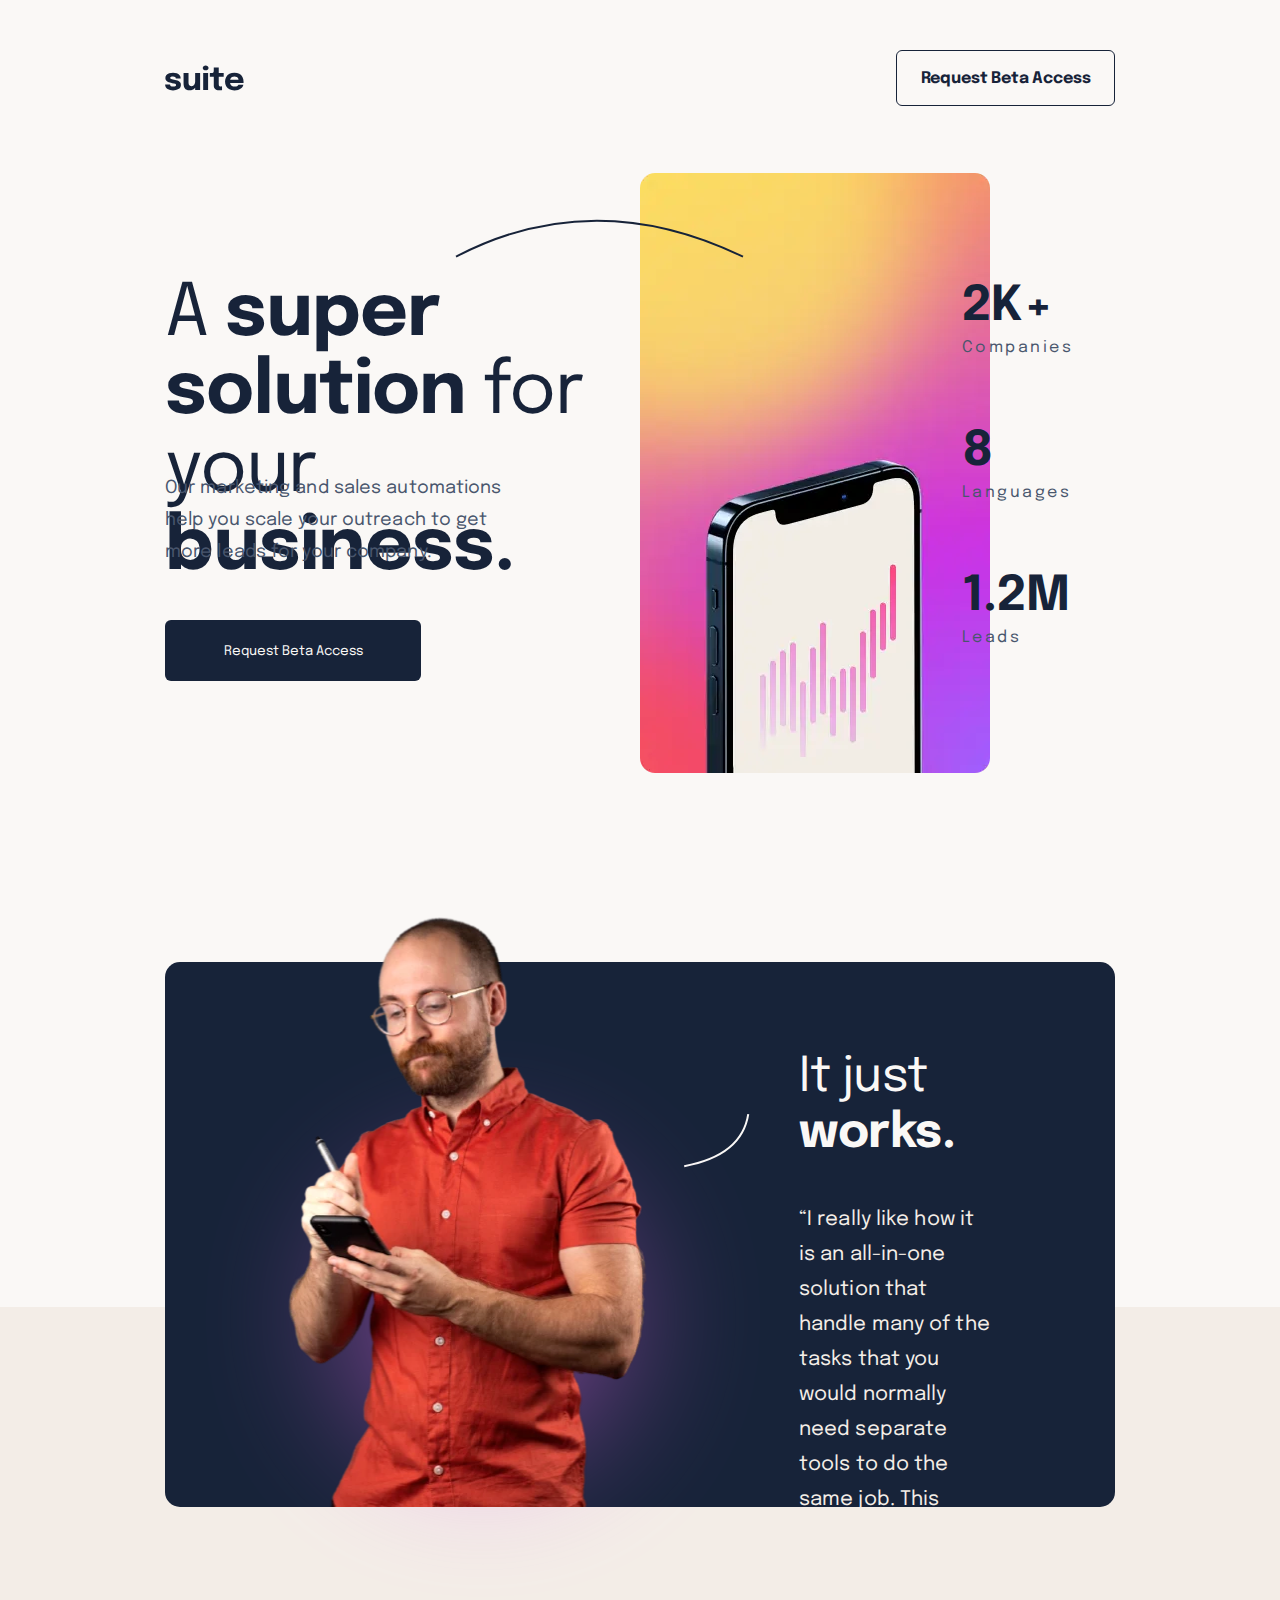
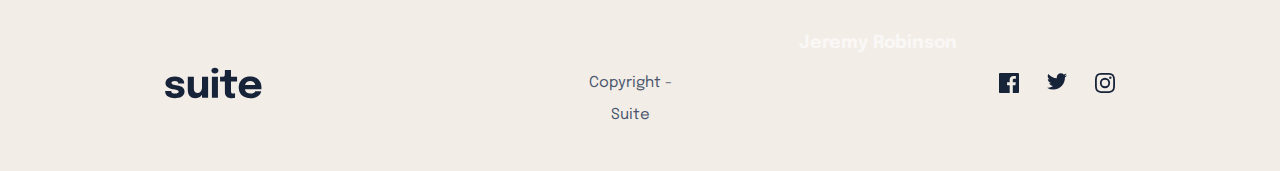
<file: index.html>
<!DOCTYPE html>
<html lang="fr">
  <head>
    <meta charset="UTF-8">
    <meta name="viewport" content="width=device-width, initial-scale=1.0">
    <link rel="icon" type="image/png" sizes="32x32" href="./assets/favicon-32x32.png">
    <title>Frontend Mentor | Suite landing page</title>
    <link rel="stylesheet" href="./styles.css">
  </head>
  <body>
    <header class="header">
      <img class="logo-header" src="./assets/logo.svg" alt="logo du site">
      <button class="button-header" type="button">Request Beta Access</button>
    </header>
    <div class="main-container">
      <section class="services">
        <div class="curved-line">
          <img src="./assets/pattern-curved-line-1.svg" alt="image d'un rait incurvé vers le haut">
        </div>
        <div class="services-infos">
          <h1 class="services-titre">A <span>super solution</span> for your <span>business.</span></h1>
          <p class="services-para">
            Our marketing and sales automations help you scale your outreach to 
            get more leads for your company.
          </p>
          <button class="button-services-infos" type="button">Request Beta Access</button>
        </div>
        <div class="services-image">
          <img src="./assets/image-hero-portrait.webp" alt="Image d'un telephone portable">
        </div>
        <div class="services-stats">
          <div class="compagnie">
            <h2>2K+</h2>
            <p>Companies</p>
          </div>
          <div class="langages">
            <h2>8</h2>
            <p>Languages</p>
          </div>
          <div class="leads">
            <h2>1.2M</h2>
            <p>Leads</p>
          </div>
        </div>
      </section>
      <section class="arguments">
        <div class="arguments-fond">
          <div class="arguments-infos">
            <h3 class="arguments-titre">It just <span class="works">works.</span></h3>
            <p class="arguments-para">
              “I really like how it is an all-in-one solution that handle many of 
              the tasks that you would normally need separate tools to do the same 
              job. This thing is a miracle worker.”
            </p>
            <p class="arguments-name">
              Jeremy Robinson
            </p>
            <p class="arguments-taf">
              CMO, Fylo
            </p>
            <img class="arguments-image" src="./assets/image-jeremy-large.webp" alt="Photos de Jeremy Robinson">
            <img class="curved-line-2" src="./assets/pattern-curved-line-2.svg" alt="petite ligne incurvé vers le haut">
            <img class="oval-fond" src="./assets/oval.svg" alt="rond violet de fond entre la Photos et l’arrière plan de couleur bleu foncé">
          </div>
        </div>
      </section>
    </div>
    <footer>
      <div class="footer-infos">
        <img src="./assets/logo.svg" alt="">
        <p class="footer-para">Copyright - Suite</p>
        <nav>
          <a href="https://www.facebook.com" class="social-link">
            <img src="./assets/icon-facebook.svg" alt="Facebook">
          </a>
          <a href="https://www.twitter.com" class="social-link">
              <img src="./assets/icon-twitter.svg" alt="Twitter">
          </a>
          <a href="https://www.instagram.com" class="social-link">
              <img src="./assets/icon-instagram.svg" alt="Instagram">
          </a>
      </nav>
      </div>
    </footer>
  </body>
</html>
</file>
<file: styles.css>
/**
 * 1. Import the font family from Google Fonts.
 * 2. Apply the font family to the body element.
 */
@import url('https://fonts.googleapis.com/css2?family=Epilogue:ital,wght@0,100..900;1,100..900&display=swap');

/**
 * 1. Set the default font family to 'Epilogue', sans-serif.
 * 2. Set the default margin and padding to 0.
 * 3. Set the box-sizing to border-box.
 */
* {
    font-family: 'Epilogue', sans-serif;
    margin: 0;
    padding: 0;
    box-sizing: border-box;
}
:root {
    /* Button Colors */
    --Button-Header: #FAF8F6;
    --Button-Header-Hover: #172339;
    --Button-Intro:#172339;
    --Button-Intro-Hover: linear-gradient(135deg, #A060FF 0%, #CB30E3 49.21%, #FFA84E 100%);
    /* Font Colors Button */
    --Color-Font-Button-header: #172339;
    --Color-Font-Button: #FAF8F6;
    /* Font color */
    --Dark-Blue: #172339;
    --Grey: #49566D;
    --Cream-White: #FAF8F6;
    --Cream: #F3EDE7;
}

/* Body Styles */
body  {
    display: flex;
    align-items: center;
    justify-content: center;
    flex-direction: column;
    margin: auto;
    width: 100%;
    max-width: 1440px;
    background: var(--Cream-White);
    position: relative;
}
/* Header Styles */
.header {
    display: flex;
    justify-content: space-between;
    align-items: center;
    padding: 0px 165px;
    margin-top: 50px;
    width: 100%;
    height: 56px;

    .logo-header{
        font-family: Epilogue;
        font-size: 32px;
        font-style: normal;
        font-weight: 700;
        line-height: 32px;
        letter-spacing: -0.444px; 
    }
    .button-header {
        width: 219px;
        height: 56px;
        flex-shrink: 0; 
        border-radius: 6px;
        border: 1px solid var(--Dark-Blue);
        background: var(--Button-Header);
        color: var(--Color-Font-Button-header);
        font-size: 16px;
        font-style: normal;
        font-weight: 700;
        letter-spacing: -0.16px; 
        cursor: pointer;
    }
    .button-header:hover{
        background: var(--Button-Header-Hover);
        color: var(--Color-Font-Button);
    }
}

.main-container {
    display: flex;
    flex-direction: column;
    align-items: center;
    width: 100%;
    height: 100%;
    padding: 0 165px;
    margin-top: 67px;

}

/*  Section Services Styles */
.services {
    width: 100%;
    height: 600px;
    display: flex;

    .curved-line{
        width: 289px;
        height: 39px;
        position: absolute;
        top: 219px;
        left: 455px;
    }
    .services-infos {
        display: flex;
        flex-direction: column;
        align-items: flex-start;
        width: 635px;
        height: 405px;
        margin-top: 103px;

        .services-titre {
            width: 100%;
            height: 156px;
            color: var(--Dark-Blue);
            font-size: 72px;
            font-style: normal;
            font-weight: 400;
            line-height: 78px;
            letter-spacing: -1px;
        }
        span {
            font-size: 74px;
            font-style: normal; 
            font-weight: 700;
        }
        .services-para {
            width: 350px;
            height: 96px;
            margin-top: 40px;
            color: var(--Grey);
            font-size:18px;
            font-style: normal;
            font-weight: 400;
            line-height: 32px;
            letter-spacing: 0.1px;
        }
        .button-services-infos {
            width: 256px;
            height: 61px;
            flex-shrink: 0;
            margin-top: 52px;
            border-radius: 6px; 
            background: var(--Button-Intro);
            color: var(--Color-Font-Button);
            cursor: pointer;
            border: none;
        }
        .button-services-infos:hover {
            background: var(--Button-Intro-Hover);
        }
    }
    .services-stats {
        display: flex;
        flex-direction: column;
        align-items: flex-start;
        margin-left: 285px;
        width: 190px;
        height: 56px;
        gap: 63px;
        margin-top: 106px;

        .compagnie,
        .langages,
        .leads {
            h2 {
                color: var(--Dark-Blue);
                font-size: 48px;
                font-style: normal;
                font-weight: 700;
                line-height: 56px;
                letter-spacing: -0.5px;
            }
            p {
                color: var(--Grey);
                font-size: 16px;
                font-style: normal;
                font-weight: 400;
                line-height: 26px;
                letter-spacing: 2.5px;
            }
        }
    }
    .services-image {
        width: 350px;
        height: 600px;
        position: absolute;
        top: 173px;
        left: 640px;
        z-index: -1;
    }
}
/* Section Arguments Styles */
.arguments {
    width: 100%;
    height: 590px;
    margin-top: 144px;
    display: flex;
    z-index: 1;

    .arguments-fond {
        display: flex;
        width: 100%;
        height: 545px;
        border-radius: 15px;
        background: var(--Dark-Blue);
        margin-top: 45px;
    }
    .arguments-infos{
        display: flex;
        flex-direction: column;
        align-items: flex-start;
        width: 350px;
        height: 369px;
        margin: 88px 125px 88px 634px;
        
        .arguments-titre {
            color: var(--Cream-White);
            font-size: 48px;
            font-style: normal;
            font-weight: 400;
            line-height: 56px;
            letter-spacing: -0.5px;

            .works {
                font-weight: 700;
            }
        }
        .arguments-para {
            color: var(--Cream);
            font-size: 20px;
            font-style: normal;
            font-weight: 400;
            line-height: 35px;
            letter-spacing: 0.1px;
            margin-top: 40px;
        }
        .arguments-name {
            color: var(--Cream-White);
            font-size: 18px;
            font-style: normal;
            font-weight: 700;
            line-height: 32px;
            letter-spacing: -0.18px;
            margin-top: 40px;
        }
        .arguments-taf {
            color: var(--Cream);
            font-size: 16px;
            font-style: normal;
            font-weight: 400;
            line-height: 26px;
            letter-spacing: 2.5px;
        }
    }
    .arguments-image {
        width: 359px;
        height: 590px;
        position: absolute;
        top: 917px;
        left: 288px;
        z-index: 2;
    }
    .curved-line-2 {
        position: absolute;
        top: 1114px;
        left: 684px;
    }
    .oval-fond  {
        position: absolute;
        top: 1034px;
        left: 200px;
        z-index: 1;
    }
}
/* Section Contact Styles */
footer {
    display: flex;
    justify-content: center;
    align-items: center;
    width: 100%;
    height: 464px;
    background: var(--Cream);
    margin-top: -200px;
    /* z-index: -1; */
}
  
.footer-infos {
    display: flex;
    flex-direction: row;
    width: 100%;
    height: 32px;
    justify-content: space-between;
    margin: 360px 165px 72px 165px;
}
  
.footer-para {
    width: 125px;
    color: var(--Grey);
    font-size: 15px;
    font-style: normal;
    font-weight: 400;
    line-height: 32px;
    letter-spacing: 0.083px;
    text-align: center;
}
  
nav {
    display: flex;
    justify-content: space-between;
    width: 116px;
    margin: 6px 0;
}
  
.social-link {
    width: 20px;
    font-size: 0;
}
  
.social-link img {
    cursor: pointer;
}
  
.social-link img:hover {
    filter: invert(47%) sepia(12%) saturate(250%) hue-rotate(160deg) brightness(90%) contrast(85%);
}
</file>
